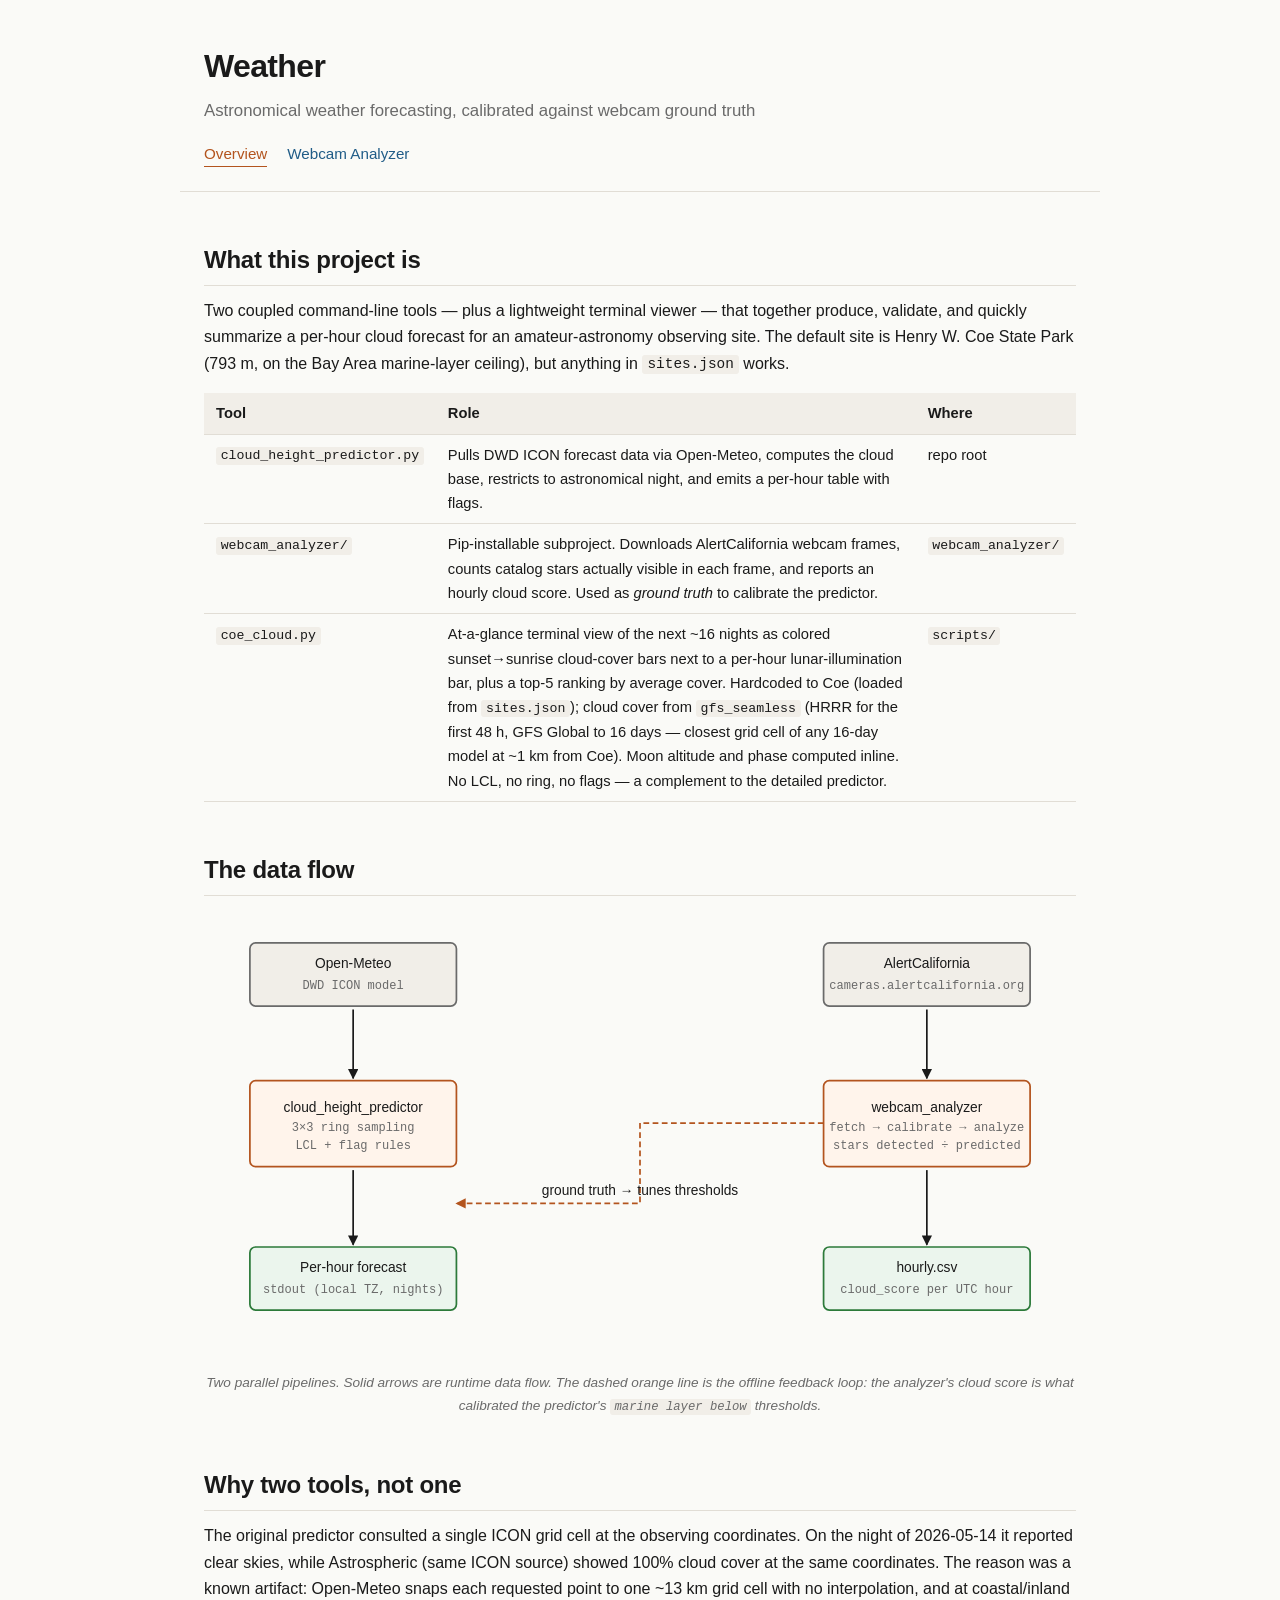
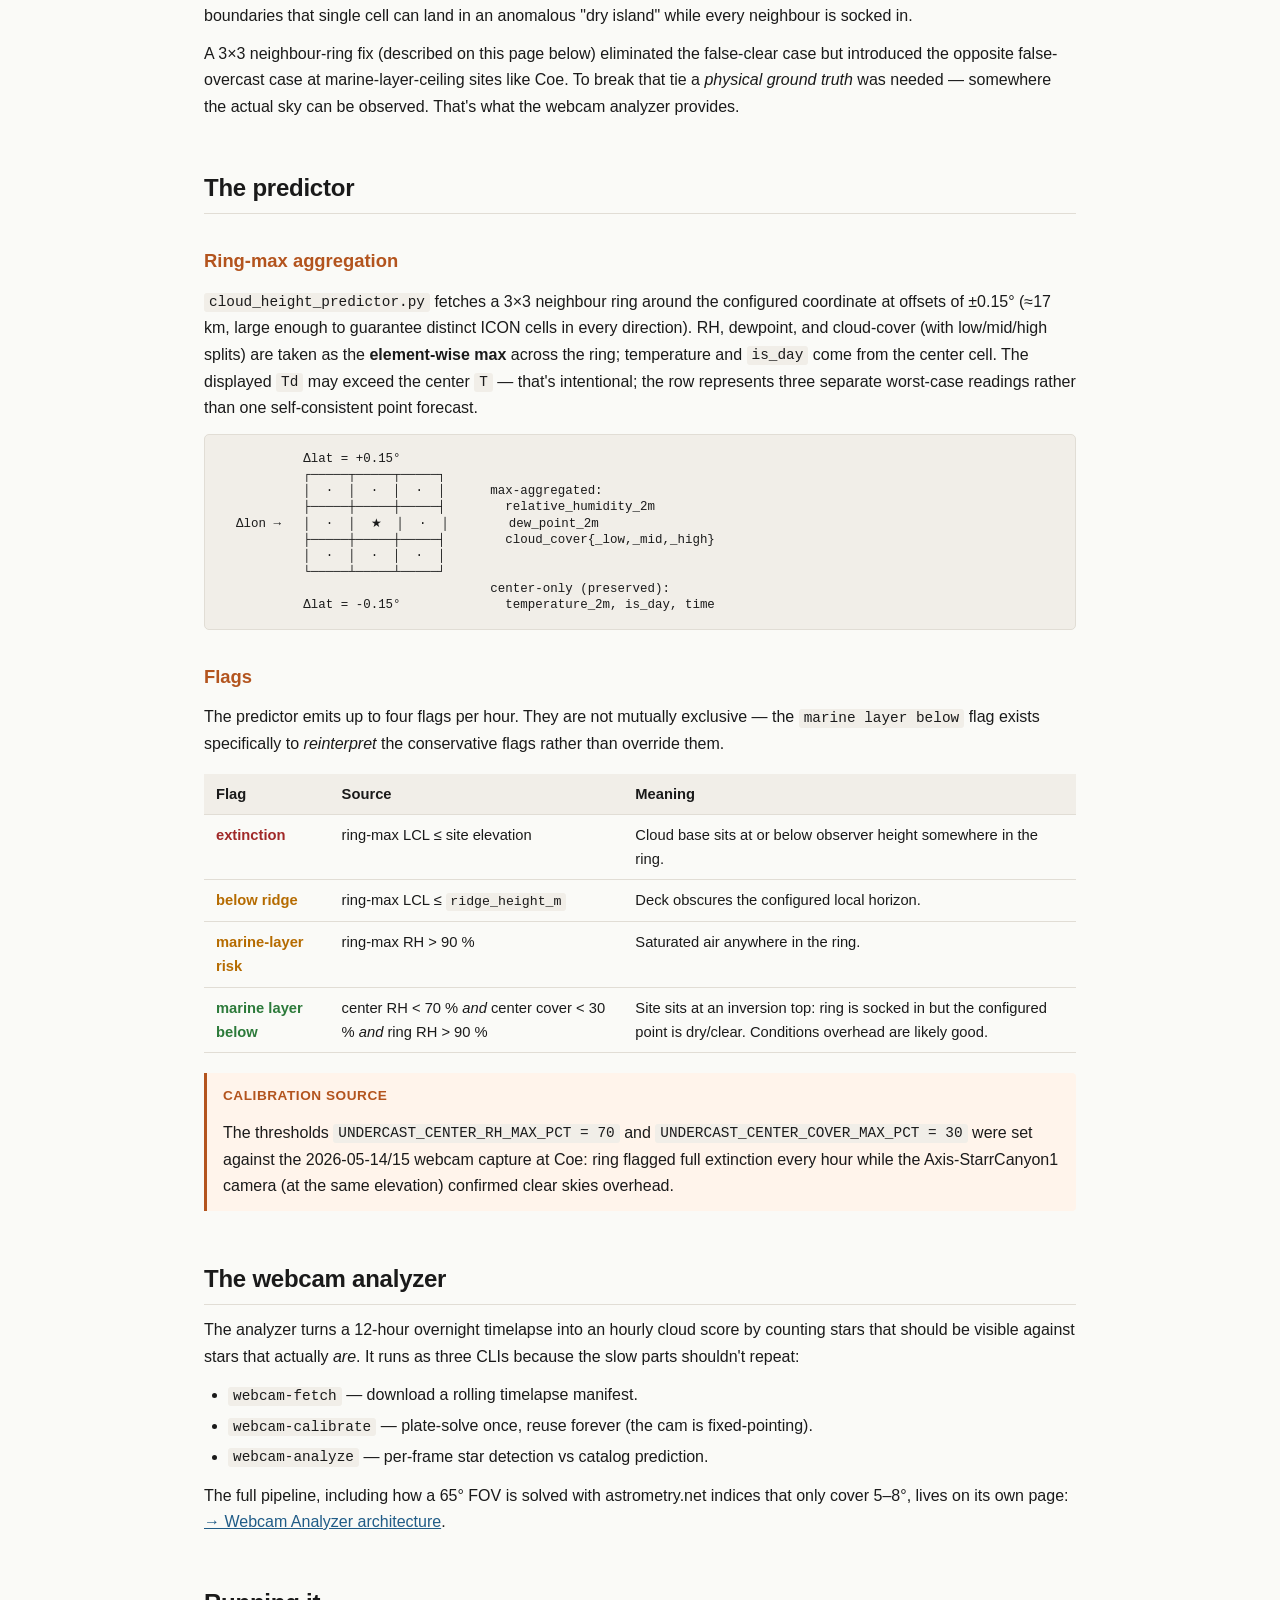
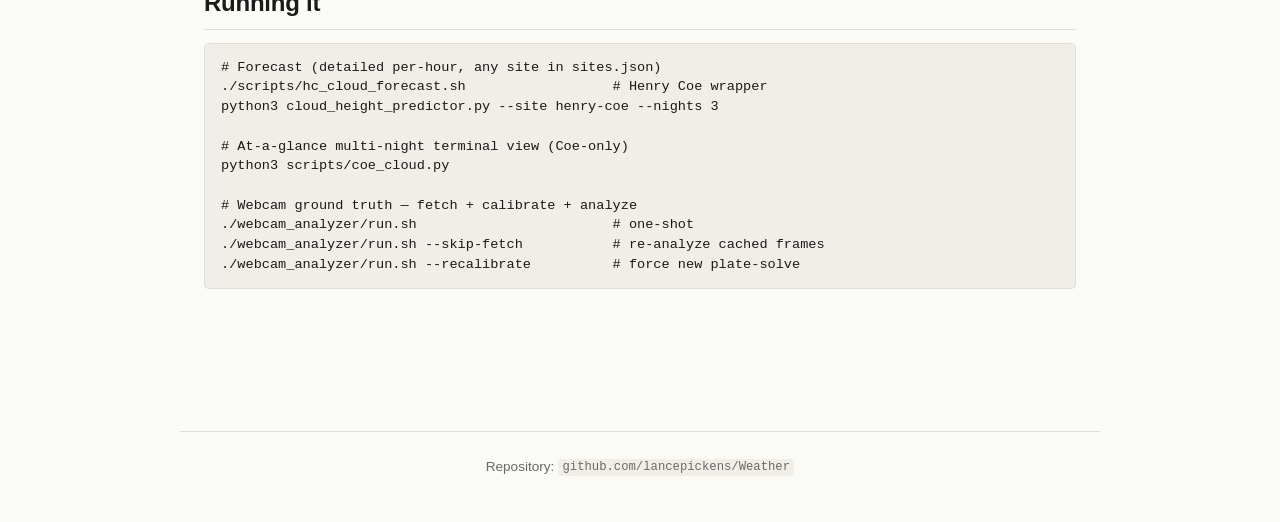
<file: docs/index.html>
<!DOCTYPE html>
<html lang="en">
<head>
  <meta charset="UTF-8">
  <meta name="viewport" content="width=device-width, initial-scale=1">
  <title>Weather — Project Architecture</title>
  <link rel="stylesheet" href="style.css">
</head>
<body>
  <header>
    <h1>Weather</h1>
    <p class="subtitle">Astronomical weather forecasting, calibrated against webcam ground truth</p>
    <nav>
      <a href="index.html" class="active">Overview</a>
      <a href="webcam_analyzer.html">Webcam Analyzer</a>
    </nav>
  </header>

  <main>
    <h2>What this project is</h2>
    <p>
      Two coupled command-line tools — plus a lightweight terminal viewer —
      that together produce, validate, and quickly summarize a per-hour
      cloud forecast for an amateur-astronomy observing site. The default
      site is Henry W. Coe State Park (793&nbsp;m, on the Bay Area
      marine-layer ceiling), but anything in <code>sites.json</code> works.
    </p>

    <table>
      <thead>
        <tr><th>Tool</th><th>Role</th><th>Where</th></tr>
      </thead>
      <tbody>
        <tr>
          <td><code>cloud_height_predictor.py</code></td>
          <td>Pulls DWD ICON forecast data via Open-Meteo, computes the
              cloud base, restricts to astronomical night, and emits a
              per-hour table with flags.</td>
          <td>repo root</td>
        </tr>
        <tr>
          <td><code>webcam_analyzer/</code></td>
          <td>Pip-installable subproject. Downloads AlertCalifornia
              webcam frames, counts catalog stars actually visible in
              each frame, and reports an hourly cloud score. Used as
              <em>ground truth</em> to calibrate the predictor.</td>
          <td><code>webcam_analyzer/</code></td>
        </tr>
        <tr>
          <td><code>coe_cloud.py</code></td>
          <td>At-a-glance terminal view of the next ~16 nights as
              colored sunset→sunrise cloud-cover bars next to a
              per-hour lunar-illumination bar, plus a top-5 ranking
              by average cover. Hardcoded to Coe (loaded from
              <code>sites.json</code>); cloud cover from
              <code>gfs_seamless</code> (HRRR for the first 48 h,
              GFS Global to 16 days — closest grid cell of any
              16-day model at ~1 km from Coe). Moon altitude and
              phase computed inline. No LCL, no ring, no flags —
              a complement to the detailed predictor.</td>
          <td><code>scripts/</code></td>
        </tr>
      </tbody>
    </table>

    <h2>The data flow</h2>
    <figure>
      <svg viewBox="0 0 760 380" xmlns="http://www.w3.org/2000/svg" role="img" aria-label="High-level data flow diagram">
        <defs>
          <marker id="arrow" viewBox="0 0 10 10" refX="9" refY="5" markerWidth="6" markerHeight="6" orient="auto-start-reverse">
            <path d="M0,0 L10,5 L0,10 z" fill="#1a1a1a"/>
          </marker>
          <marker id="arrow-accent" viewBox="0 0 10 10" refX="9" refY="5" markerWidth="6" markerHeight="6" orient="auto-start-reverse">
            <path d="M0,0 L10,5 L0,10 z" fill="#b3541e"/>
          </marker>
        </defs>
        <style>
          .lbl { font: 12px -apple-system, "SF Pro Text", sans-serif; fill: #1a1a1a; }
          .lbl-sm { font: 10.5px "SF Mono", Menlo, monospace; fill: #6a6a6a; }
          .box  { fill: #fff4eb; stroke: #b3541e; stroke-width: 1.5; rx: 5; }
          .box-ext { fill: #f1eee8; stroke: #6a6a6a; stroke-width: 1.5; rx: 5; }
          .box-out { fill: #ebf5ed; stroke: #2c7a3a; stroke-width: 1.5; rx: 5; }
          .line { stroke: #1a1a1a; stroke-width: 1.5; fill: none; }
          .line-accent { stroke: #b3541e; stroke-width: 1.5; stroke-dasharray: 5,3; fill: none; }
        </style>

        <!-- Top row: external data sources -->
        <rect class="box-ext" x="40"  y="20" width="180" height="55"/>
        <text class="lbl" x="130" y="42" text-anchor="middle">Open-Meteo</text>
        <text class="lbl-sm" x="130" y="60" text-anchor="middle">DWD ICON model</text>

        <rect class="box-ext" x="540" y="20" width="180" height="55"/>
        <text class="lbl" x="630" y="42" text-anchor="middle">AlertCalifornia</text>
        <text class="lbl-sm" x="630" y="60" text-anchor="middle">cameras.alertcalifornia.org</text>

        <!-- Middle row: tools -->
        <rect class="box" x="40"  y="140" width="180" height="75"/>
        <text class="lbl" x="130" y="167" text-anchor="middle" font-weight="600">cloud_height_predictor</text>
        <text class="lbl-sm" x="130" y="184" text-anchor="middle">3×3 ring sampling</text>
        <text class="lbl-sm" x="130" y="200" text-anchor="middle">LCL + flag rules</text>

        <rect class="box" x="540" y="140" width="180" height="75"/>
        <text class="lbl" x="630" y="167" text-anchor="middle" font-weight="600">webcam_analyzer</text>
        <text class="lbl-sm" x="630" y="184" text-anchor="middle">fetch → calibrate → analyze</text>
        <text class="lbl-sm" x="630" y="200" text-anchor="middle">stars detected ÷ predicted</text>

        <!-- Bottom row: outputs -->
        <rect class="box-out" x="40"  y="285" width="180" height="55"/>
        <text class="lbl" x="130" y="307" text-anchor="middle">Per-hour forecast</text>
        <text class="lbl-sm" x="130" y="325" text-anchor="middle">stdout (local TZ, nights)</text>

        <rect class="box-out" x="540" y="285" width="180" height="55"/>
        <text class="lbl" x="630" y="307" text-anchor="middle">hourly.csv</text>
        <text class="lbl-sm" x="630" y="325" text-anchor="middle">cloud_score per UTC hour</text>

        <!-- Vertical arrows -->
        <line class="line" x1="130" y1="78"  x2="130" y2="138" marker-end="url(#arrow)"/>
        <line class="line" x1="130" y1="218" x2="130" y2="283" marker-end="url(#arrow)"/>
        <line class="line" x1="630" y1="78"  x2="630" y2="138" marker-end="url(#arrow)"/>
        <line class="line" x1="630" y1="218" x2="630" y2="283" marker-end="url(#arrow)"/>

        <!-- Feedback arrow: analyzer → predictor calibration -->
        <path class="line-accent"
              d="M 540 177 L 380 177 L 380 247 L 220 247"
              marker-end="url(#arrow-accent)"/>
        <text class="lbl" x="380" y="240" text-anchor="middle" fill="#b3541e" font-style="italic">
          ground truth → tunes thresholds
        </text>
      </svg>
      <figcaption>Two parallel pipelines. Solid arrows are runtime data flow.
        The dashed orange line is the offline feedback loop: the analyzer's
        cloud score is what calibrated the predictor's <code>marine layer below</code> thresholds.</figcaption>
    </figure>

    <h2>Why two tools, not one</h2>
    <p>
      The original predictor consulted a single ICON grid cell at the
      observing coordinates. On the night of 2026-05-14 it reported clear
      skies, while Astrospheric (same ICON source) showed 100% cloud cover
      at the same coordinates. The reason was a known artifact: Open-Meteo
      snaps each requested point to one ~13 km grid cell with no
      interpolation, and at coastal/inland boundaries that single cell can
      land in an anomalous "dry island" while every neighbour is socked in.
    </p>
    <p>
      A 3×3 neighbour-ring fix (described on this page below) eliminated
      the false-clear case but introduced the opposite false-overcast case
      at marine-layer-ceiling sites like Coe. To break that tie a
      <em>physical ground truth</em> was needed — somewhere the actual sky
      can be observed. That's what the webcam analyzer provides.
    </p>

    <h2>The predictor</h2>

    <h3>Ring-max aggregation</h3>
    <p>
      <code>cloud_height_predictor.py</code> fetches a 3×3 neighbour ring
      around the configured coordinate at offsets of ±0.15° (≈17 km, large
      enough to guarantee distinct ICON cells in every direction). RH,
      dewpoint, and cloud-cover (with low/mid/high splits) are taken as
      the <strong>element-wise max</strong> across the ring; temperature
      and <code>is_day</code> come from the center cell. The displayed
      <code>Td</code> may exceed the center <code>T</code> — that's
      intentional; the row represents three separate worst-case readings
      rather than one self-consistent point forecast.
    </p>

    <div class="ascii">           Δlat = +0.15°
           ┌─────┬─────┬─────┐
           │  ·  │  ·  │  ·  │      max-aggregated:
           ├─────┼─────┼─────┤        relative_humidity_2m
  Δlon →   │  ·  │  ★  │  ·  │        dew_point_2m
           ├─────┼─────┼─────┤        cloud_cover{_low,_mid,_high}
           │  ·  │  ·  │  ·  │
           └─────┴─────┴─────┘
                                    center-only (preserved):
           Δlat = -0.15°              temperature_2m, is_day, time</div>

    <h3>Flags</h3>
    <p>The predictor emits up to four flags per hour. They are not
       mutually exclusive — the <code>marine layer below</code> flag
       exists specifically to <em>reinterpret</em> the conservative
       flags rather than override them.</p>

    <table>
      <thead>
        <tr><th>Flag</th><th>Source</th><th>Meaning</th></tr>
      </thead>
      <tbody>
        <tr>
          <td><span class="flag-bad">extinction</span></td>
          <td>ring-max LCL ≤ site elevation</td>
          <td>Cloud base sits at or below observer height somewhere in the ring.</td>
        </tr>
        <tr>
          <td><span class="flag-warn">below ridge</span></td>
          <td>ring-max LCL ≤ <code>ridge_height_m</code></td>
          <td>Deck obscures the configured local horizon.</td>
        </tr>
        <tr>
          <td><span class="flag-warn">marine-layer risk</span></td>
          <td>ring-max RH &gt; 90 %</td>
          <td>Saturated air anywhere in the ring.</td>
        </tr>
        <tr>
          <td><span class="flag-good">marine layer below</span></td>
          <td>center RH &lt; 70 %  <em>and</em>  center cover &lt; 30 %  <em>and</em>  ring RH &gt; 90 %</td>
          <td>Site sits at an inversion top: ring is socked in but the configured point is dry/clear.
              Conditions overhead are likely good.</td>
        </tr>
      </tbody>
    </table>

    <div class="callout">
      <div class="callout-title">Calibration source</div>
      <p>The thresholds <code>UNDERCAST_CENTER_RH_MAX_PCT = 70</code> and
         <code>UNDERCAST_CENTER_COVER_MAX_PCT = 30</code> were set against
         the 2026-05-14/15 webcam capture at Coe: ring flagged full
         extinction every hour while the Axis-StarrCanyon1 camera (at the
         same elevation) confirmed clear skies overhead.</p>
    </div>

    <h2>The webcam analyzer</h2>
    <p>The analyzer turns a 12-hour overnight timelapse into an hourly
       cloud score by counting stars that should be visible against stars
       that actually <em>are</em>. It runs as three CLIs because the slow
       parts shouldn't repeat:</p>

    <ul>
      <li><code>webcam-fetch</code> — download a rolling timelapse manifest.</li>
      <li><code>webcam-calibrate</code> — plate-solve once, reuse forever (the cam is fixed-pointing).</li>
      <li><code>webcam-analyze</code> — per-frame star detection vs catalog prediction.</li>
    </ul>

    <p>The full pipeline, including how a 65° FOV is solved with
       astrometry.net indices that only cover 5–8°, lives on its own
       page:
       <a href="webcam_analyzer.html">→ Webcam Analyzer architecture</a>.</p>

    <h2>Running it</h2>
    <pre><code># Forecast (detailed per-hour, any site in sites.json)
./scripts/hc_cloud_forecast.sh                  # Henry Coe wrapper
python3 cloud_height_predictor.py --site henry-coe --nights 3

# At-a-glance multi-night terminal view (Coe-only)
python3 scripts/coe_cloud.py

# Webcam ground truth — fetch + calibrate + analyze
./webcam_analyzer/run.sh                        # one-shot
./webcam_analyzer/run.sh --skip-fetch           # re-analyze cached frames
./webcam_analyzer/run.sh --recalibrate          # force new plate-solve</code></pre>
  </main>

  <footer>
    Repository: <code>github.com/lancepickens/Weather</code>
  </footer>
</body>
</html>
</file>
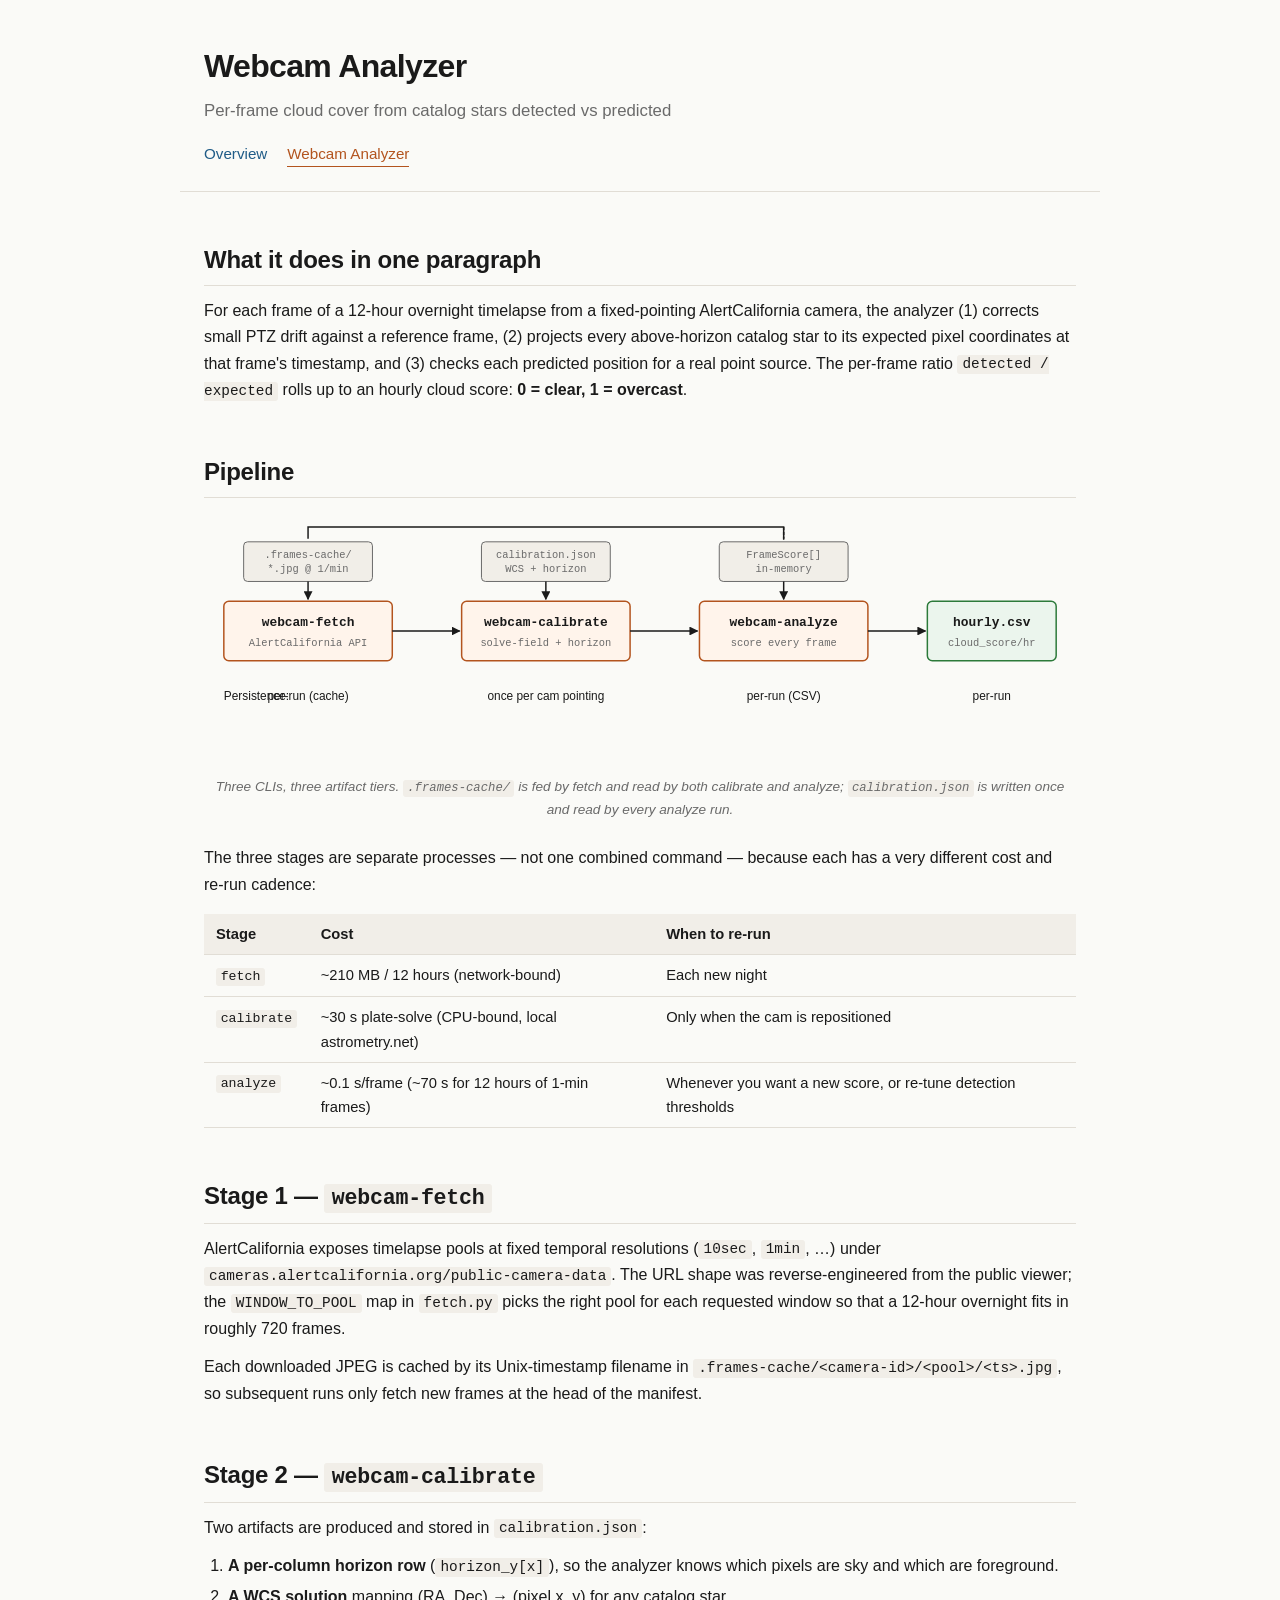
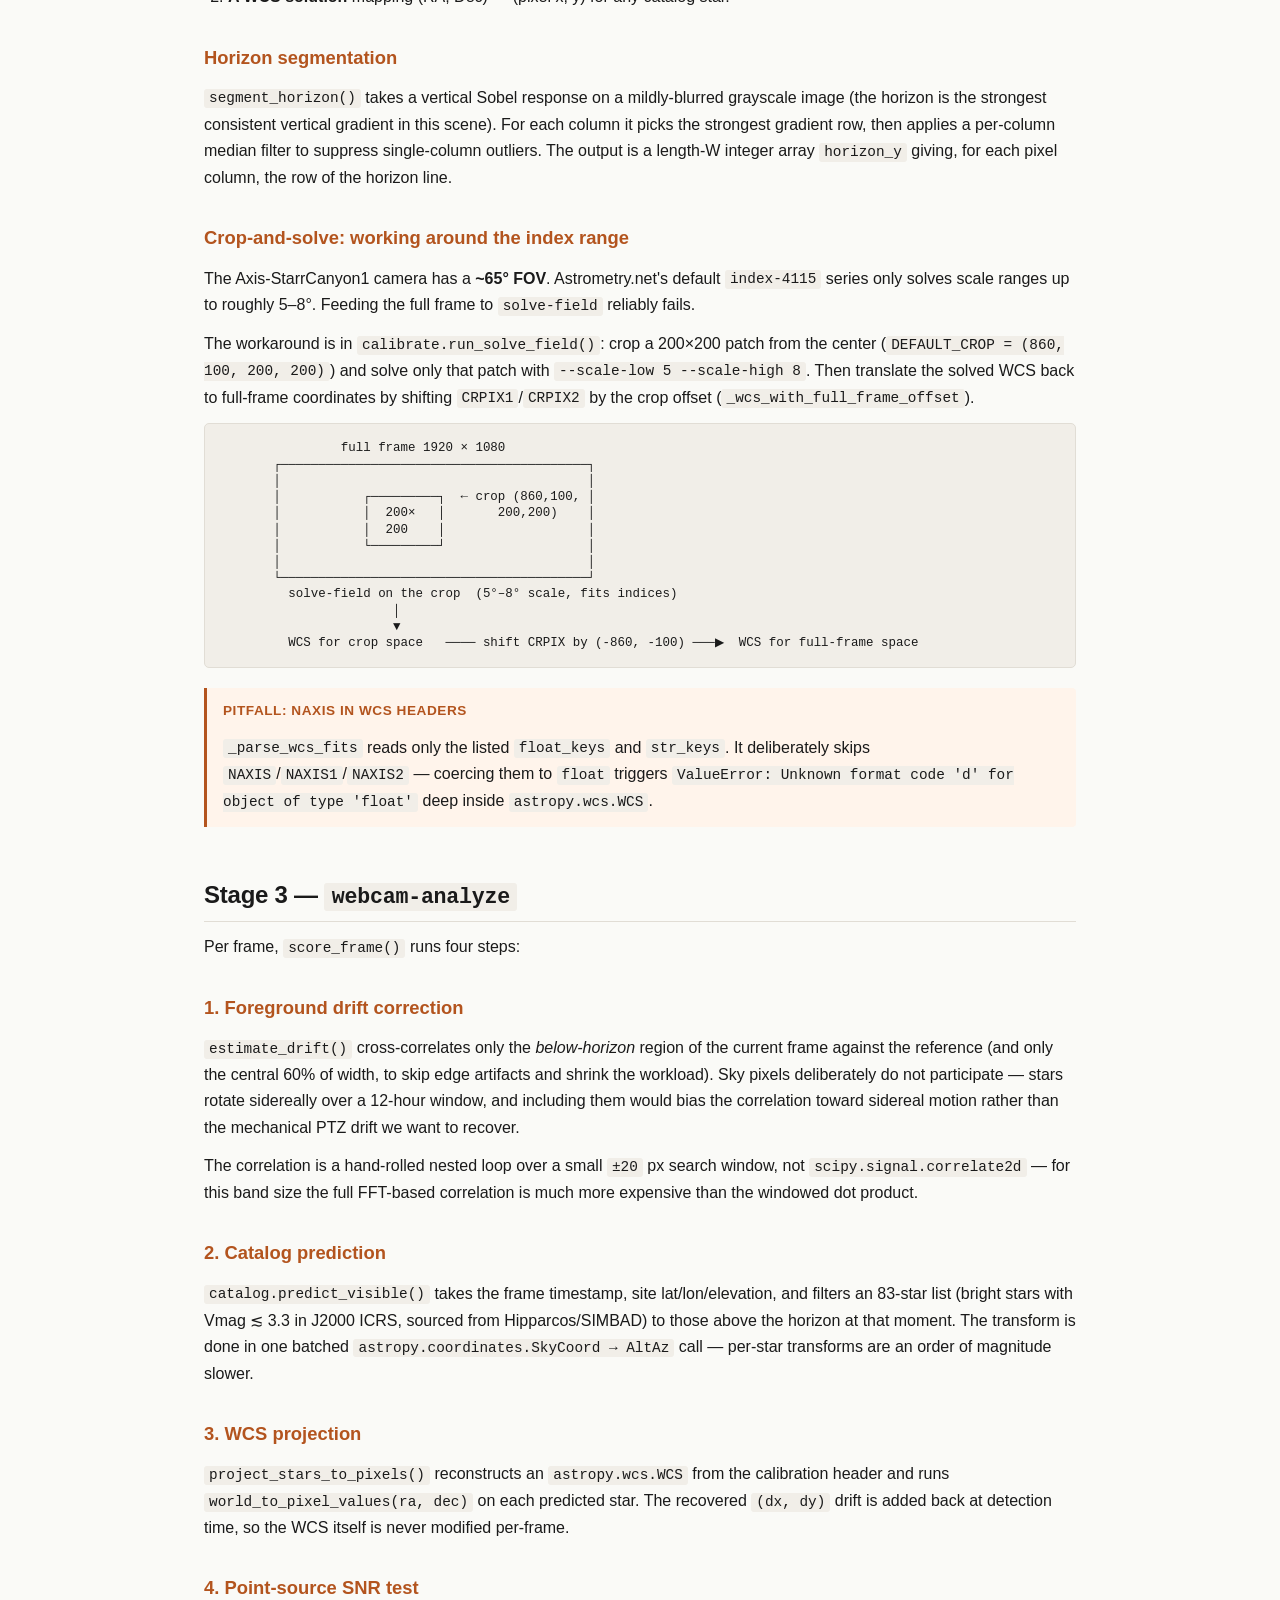
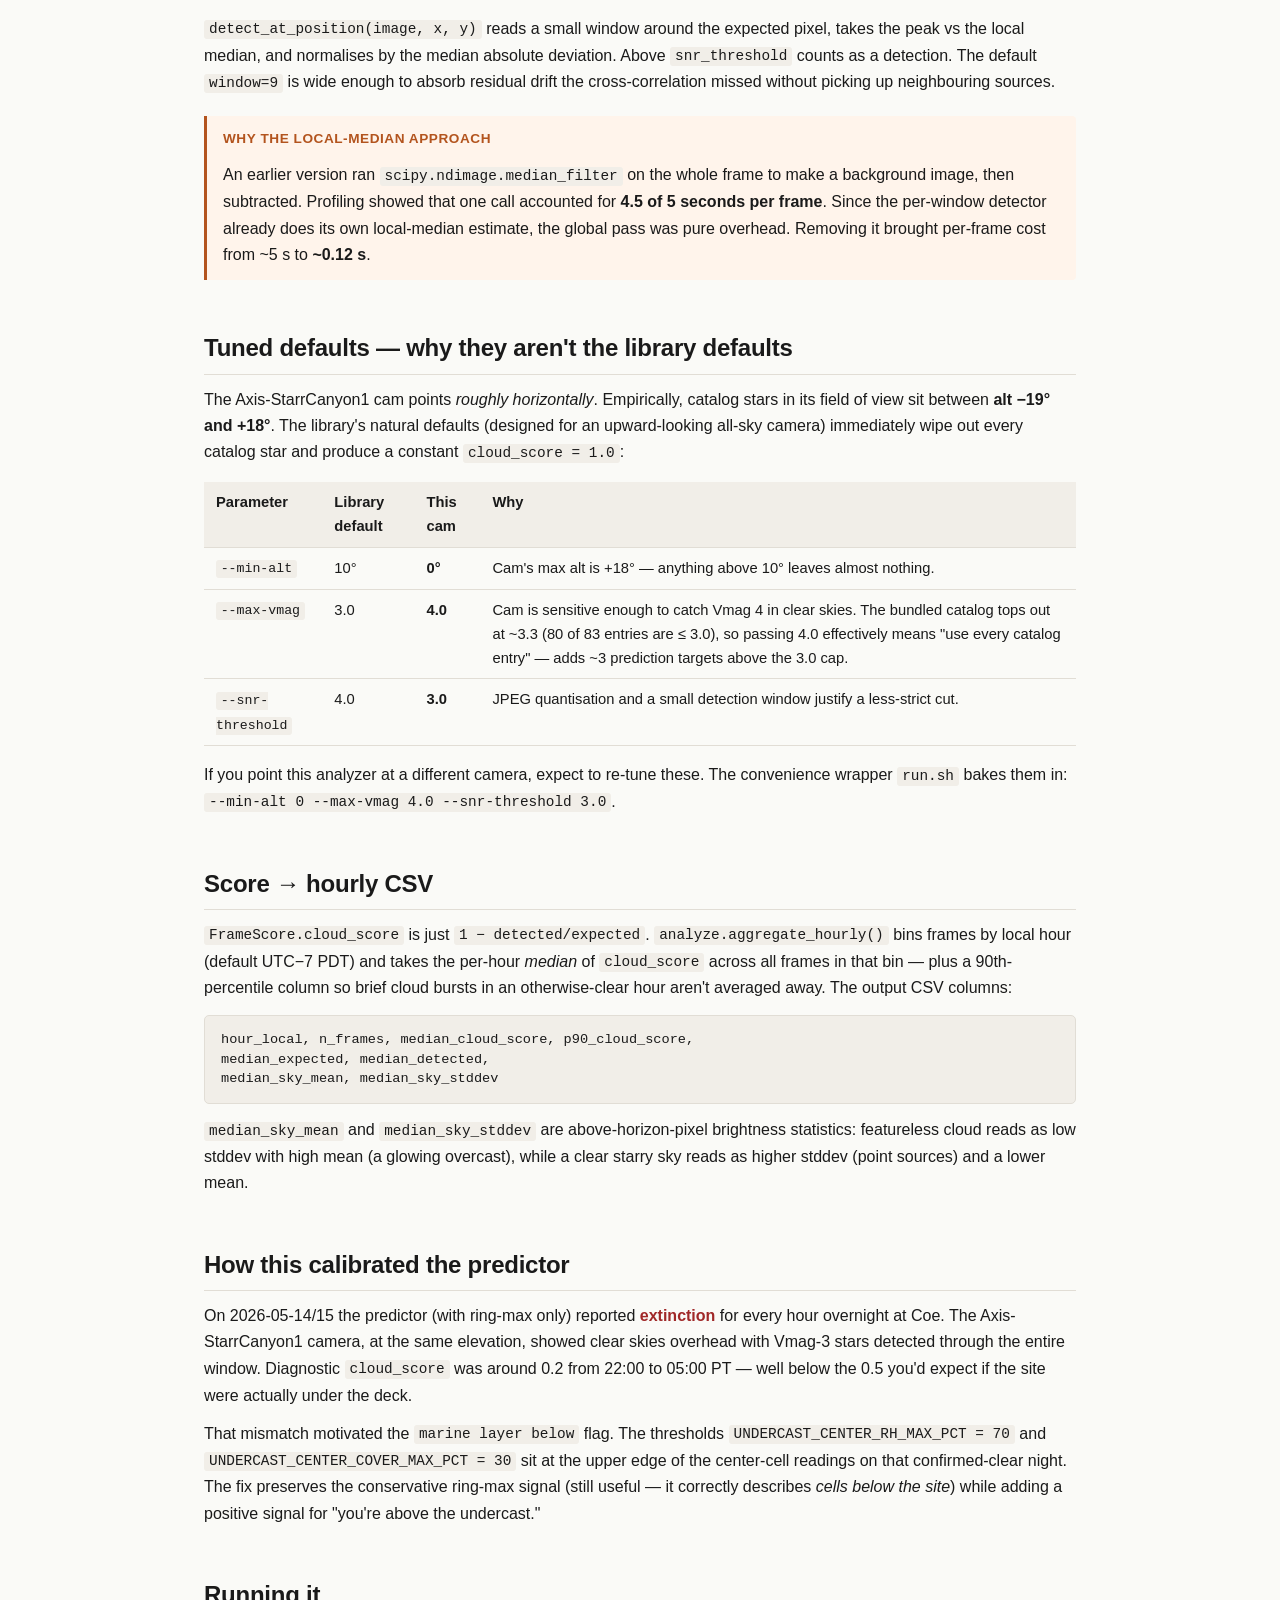
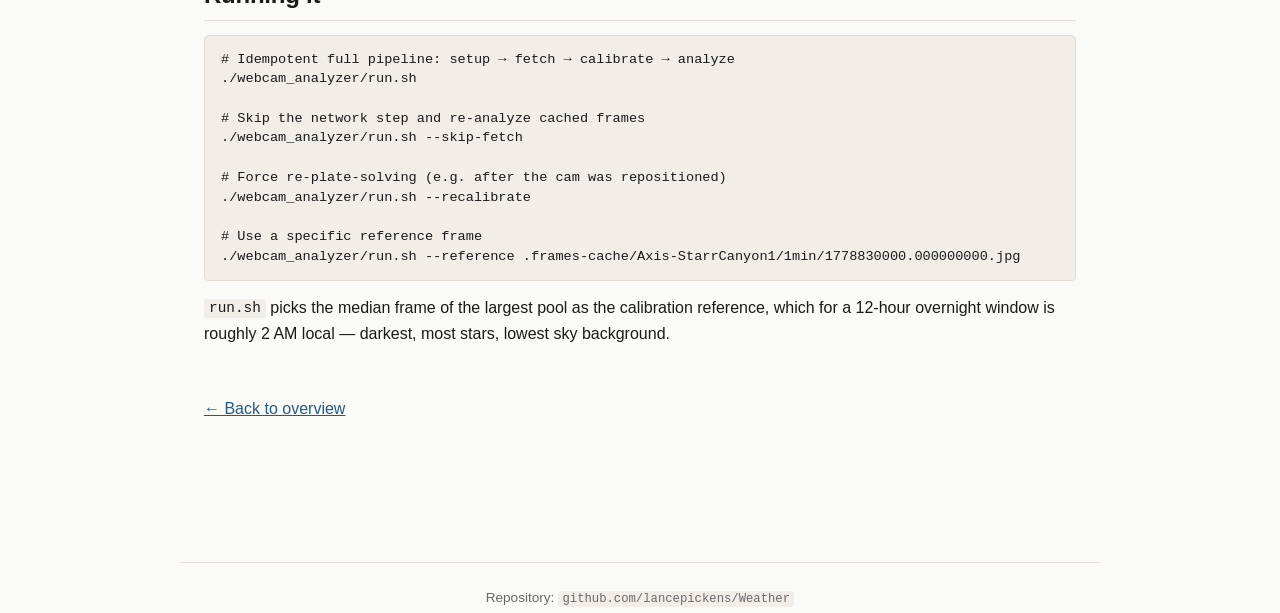
<file: docs/webcam_analyzer.html>
<!DOCTYPE html>
<html lang="en">
<head>
  <meta charset="UTF-8">
  <meta name="viewport" content="width=device-width, initial-scale=1">
  <title>Webcam Analyzer — Architecture</title>
  <link rel="stylesheet" href="style.css">
</head>
<body>
  <header>
    <h1>Webcam Analyzer</h1>
    <p class="subtitle">Per-frame cloud cover from catalog stars detected vs predicted</p>
    <nav>
      <a href="index.html">Overview</a>
      <a href="webcam_analyzer.html" class="active">Webcam Analyzer</a>
    </nav>
  </header>

  <main>
    <h2>What it does in one paragraph</h2>
    <p>
      For each frame of a 12-hour overnight timelapse from a fixed-pointing
      AlertCalifornia camera, the analyzer (1) corrects small PTZ drift
      against a reference frame, (2) projects every above-horizon catalog
      star to its expected pixel coordinates at that frame's timestamp,
      and (3) checks each predicted position for a real point source.
      The per-frame ratio <code>detected / expected</code> rolls up to an
      hourly cloud score: <strong>0 = clear, 1 = overcast</strong>.
    </p>

    <h2>Pipeline</h2>
    <figure>
      <svg viewBox="0 0 880 240" xmlns="http://www.w3.org/2000/svg" role="img" aria-label="Webcam analyzer pipeline">
        <defs>
          <marker id="arrow2" viewBox="0 0 10 10" refX="9" refY="5" markerWidth="6" markerHeight="6" orient="auto-start-reverse">
            <path d="M0,0 L10,5 L0,10 z" fill="#1a1a1a"/>
          </marker>
        </defs>
        <style>
          .lbl { font: 12px -apple-system, "SF Pro Text", sans-serif; fill: #1a1a1a; }
          .lbl-sm { font: 10.5px "SF Mono", Menlo, monospace; fill: #6a6a6a; }
          .lbl-stage { font: 13px "SF Mono", Menlo, monospace; fill: #1a1a1a; font-weight: 600; }
          .box  { fill: #fff4eb; stroke: #b3541e; stroke-width: 1.5; rx: 5; }
          .box-art { fill: #f1eee8; stroke: #6a6a6a; stroke-width: 1; rx: 4; }
          .box-out { fill: #ebf5ed; stroke: #2c7a3a; stroke-width: 1.5; rx: 5; }
          .line { stroke: #1a1a1a; stroke-width: 1.5; fill: none; }
        </style>

        <!-- Stage boxes -->
        <rect class="box" x="20"  y="80" width="170" height="60"/>
        <text class="lbl-stage" x="105" y="105" text-anchor="middle">webcam-fetch</text>
        <text class="lbl-sm" x="105" y="125" text-anchor="middle">AlertCalifornia API</text>

        <rect class="box" x="260" y="80" width="170" height="60"/>
        <text class="lbl-stage" x="345" y="105" text-anchor="middle">webcam-calibrate</text>
        <text class="lbl-sm" x="345" y="125" text-anchor="middle">solve-field + horizon</text>

        <rect class="box" x="500" y="80" width="170" height="60"/>
        <text class="lbl-stage" x="585" y="105" text-anchor="middle">webcam-analyze</text>
        <text class="lbl-sm" x="585" y="125" text-anchor="middle">score every frame</text>

        <!-- Output -->
        <rect class="box-out" x="730" y="80" width="130" height="60"/>
        <text class="lbl-stage" x="795" y="105" text-anchor="middle" font-size="12">hourly.csv</text>
        <text class="lbl-sm" x="795" y="125" text-anchor="middle">cloud_score/hr</text>

        <!-- Artifacts above stages -->
        <rect class="box-art" x="40"  y="20" width="130" height="40"/>
        <text class="lbl-sm" x="105" y="36" text-anchor="middle" fill="#1a1a1a">.frames-cache/</text>
        <text class="lbl-sm" x="105" y="50" text-anchor="middle">*.jpg @ 1/min</text>

        <rect class="box-art" x="280" y="20" width="130" height="40"/>
        <text class="lbl-sm" x="345" y="36" text-anchor="middle" fill="#1a1a1a">calibration.json</text>
        <text class="lbl-sm" x="345" y="50" text-anchor="middle">WCS + horizon</text>

        <rect class="box-art" x="520" y="20" width="130" height="40"/>
        <text class="lbl-sm" x="585" y="36" text-anchor="middle" fill="#1a1a1a">FrameScore[]</text>
        <text class="lbl-sm" x="585" y="50" text-anchor="middle">in-memory</text>

        <!-- Horizontal arrows between stages -->
        <line class="line" x1="190" y1="110" x2="258" y2="110" marker-end="url(#arrow2)"/>
        <line class="line" x1="430" y1="110" x2="498" y2="110" marker-end="url(#arrow2)"/>
        <line class="line" x1="670" y1="110" x2="728" y2="110" marker-end="url(#arrow2)"/>

        <!-- Artifact arrows (down into stages) -->
        <line class="line" x1="105" y1="60" x2="105" y2="78" marker-end="url(#arrow2)"/>
        <line class="line" x1="345" y1="60" x2="345" y2="78" marker-end="url(#arrow2)"/>
        <line class="line" x1="585" y1="60" x2="585" y2="78" marker-end="url(#arrow2)"/>

        <!-- frames-cache is also read by analyze: -->
        <path class="line" d="M 105 17 L 105 5 L 585 5 L 585 17"/>
        <line class="line" x1="585" y1="5" x2="585" y2="20" stroke-dasharray="3,2"/>

        <!-- Persistence row -->
        <text class="lbl" x="20" y="180" font-size="11" fill="#6a6a6a">Persistence:</text>
        <text class="lbl" x="105" y="180" text-anchor="middle" font-size="11" fill="#6a6a6a">per-run (cache)</text>
        <text class="lbl" x="345" y="180" text-anchor="middle" font-size="11" fill="#6a6a6a">once per cam pointing</text>
        <text class="lbl" x="585" y="180" text-anchor="middle" font-size="11" fill="#6a6a6a">per-run (CSV)</text>
        <text class="lbl" x="795" y="180" text-anchor="middle" font-size="11" fill="#6a6a6a">per-run</text>
      </svg>
      <figcaption>Three CLIs, three artifact tiers. <code>.frames-cache/</code> is fed by fetch and read by both calibrate and analyze; <code>calibration.json</code> is written once and read by every analyze run.</figcaption>
    </figure>

    <p>The three stages are separate processes — not one combined command —
       because each has a very different cost and re-run cadence:</p>

    <table>
      <thead>
        <tr><th>Stage</th><th>Cost</th><th>When to re-run</th></tr>
      </thead>
      <tbody>
        <tr><td><code>fetch</code></td>     <td>~210 MB / 12 hours (network-bound)</td><td>Each new night</td></tr>
        <tr><td><code>calibrate</code></td> <td>~30 s plate-solve (CPU-bound, local astrometry.net)</td><td>Only when the cam is repositioned</td></tr>
        <tr><td><code>analyze</code></td>   <td>~0.1 s/frame (~70 s for 12 hours of 1-min frames)</td><td>Whenever you want a new score, or re-tune detection thresholds</td></tr>
      </tbody>
    </table>

    <h2>Stage 1 — <code>webcam-fetch</code></h2>
    <p>
      AlertCalifornia exposes timelapse pools at fixed temporal
      resolutions (<code>10sec</code>, <code>1min</code>, …) under
      <code>cameras.alertcalifornia.org/public-camera-data</code>. The URL
      shape was reverse-engineered from the public viewer; the
      <code>WINDOW_TO_POOL</code> map in <code>fetch.py</code> picks the
      right pool for each requested window so that a 12-hour overnight
      fits in roughly 720 frames.
    </p>
    <p>Each downloaded JPEG is cached by its Unix-timestamp filename in
       <code>.frames-cache/&lt;camera-id&gt;/&lt;pool&gt;/&lt;ts&gt;.jpg</code>,
       so subsequent runs only fetch new frames at the head of the manifest.</p>

    <h2>Stage 2 — <code>webcam-calibrate</code></h2>
    <p>Two artifacts are produced and stored in <code>calibration.json</code>:</p>
    <ol>
      <li><strong>A per-column horizon row</strong> (<code>horizon_y[x]</code>),
          so the analyzer knows which pixels are sky and which are foreground.</li>
      <li><strong>A WCS solution</strong> mapping (RA, Dec) → (pixel x, y) for any catalog star.</li>
    </ol>

    <h3>Horizon segmentation</h3>
    <p>
      <code>segment_horizon()</code> takes a vertical Sobel response on a
      mildly-blurred grayscale image (the horizon is the strongest
      consistent vertical gradient in this scene). For each column it
      picks the strongest gradient row, then applies a per-column median
      filter to suppress single-column outliers. The output is a length-W
      integer array <code>horizon_y</code> giving, for each pixel column,
      the row of the horizon line.
    </p>

    <h3>Crop-and-solve: working around the index range</h3>
    <p>
      The Axis-StarrCanyon1 camera has a <strong>~65° FOV</strong>.
      Astrometry.net's default <code>index-4115</code> series only solves
      scale ranges up to roughly 5–8°. Feeding the full frame to
      <code>solve-field</code> reliably fails.
    </p>
    <p>
      The workaround is in <code>calibrate.run_solve_field()</code>:
      crop a 200×200 patch from the center (<code>DEFAULT_CROP = (860, 100, 200, 200)</code>)
      and solve only that patch with <code>--scale-low 5 --scale-high 8</code>.
      Then translate the solved WCS back to full-frame coordinates by
      shifting <code>CRPIX1</code>/<code>CRPIX2</code> by the crop offset
      (<code>_wcs_with_full_frame_offset</code>).
    </p>

    <div class="ascii">                full frame 1920 × 1080
       ┌─────────────────────────────────────────┐
       │                                         │
       │           ┌─────────┐  ← crop (860,100, │
       │           │  200×   │       200,200)    │
       │           │  200    │                   │
       │           └─────────┘                   │
       │                                         │
       └─────────────────────────────────────────┘
         solve-field on the crop  (5°–8° scale, fits indices)
                       │
                       ▼
         WCS for crop space   ──── shift CRPIX by (-860, -100) ───▶  WCS for full-frame space</div>

    <div class="callout">
      <div class="callout-title">Pitfall: NAXIS in WCS headers</div>
      <p>
        <code>_parse_wcs_fits</code> reads only the listed <code>float_keys</code>
        and <code>str_keys</code>. It deliberately skips
        <code>NAXIS</code>/<code>NAXIS1</code>/<code>NAXIS2</code> —
        coercing them to <code>float</code> triggers
        <code>ValueError: Unknown format code 'd' for object of type 'float'</code>
        deep inside <code>astropy.wcs.WCS</code>.
      </p>
    </div>

    <h2>Stage 3 — <code>webcam-analyze</code></h2>
    <p>Per frame, <code>score_frame()</code> runs four steps:</p>

    <h3>1. Foreground drift correction</h3>
    <p>
      <code>estimate_drift()</code> cross-correlates only the
      <em>below-horizon</em> region of the current frame against the
      reference (and only the central 60% of width, to skip edge
      artifacts and shrink the workload). Sky pixels deliberately do not
      participate — stars rotate sidereally over a 12-hour window, and
      including them would bias the correlation toward sidereal motion
      rather than the mechanical PTZ drift we want to recover.
    </p>
    <p>
      The correlation is a hand-rolled nested loop over a small
      <code>±20</code> px search window, not <code>scipy.signal.correlate2d</code>
      — for this band size the full FFT-based correlation is much more
      expensive than the windowed dot product.
    </p>

    <h3>2. Catalog prediction</h3>
    <p>
      <code>catalog.predict_visible()</code> takes the frame timestamp,
      site lat/lon/elevation, and filters an 83-star list (bright stars
      with Vmag ≲ 3.3 in J2000 ICRS, sourced from Hipparcos/SIMBAD) to
      those above the horizon at that moment. The transform is done in
      one batched <code>astropy.coordinates.SkyCoord → AltAz</code>
      call — per-star transforms are an order of magnitude slower.
    </p>

    <h3>3. WCS projection</h3>
    <p>
      <code>project_stars_to_pixels()</code> reconstructs an
      <code>astropy.wcs.WCS</code> from the calibration header and runs
      <code>world_to_pixel_values(ra, dec)</code> on each predicted
      star. The recovered <code>(dx, dy)</code> drift is added back at
      detection time, so the WCS itself is never modified per-frame.
    </p>

    <h3>4. Point-source SNR test</h3>
    <p>
      <code>detect_at_position(image, x, y)</code> reads a small window
      around the expected pixel, takes the peak vs the local median, and
      normalises by the median absolute deviation. Above
      <code>snr_threshold</code> counts as a detection. The default
      <code>window=9</code> is wide enough to absorb residual drift the
      cross-correlation missed without picking up neighbouring sources.
    </p>

    <div class="callout">
      <div class="callout-title">Why the local-median approach</div>
      <p>
        An earlier version ran <code>scipy.ndimage.median_filter</code>
        on the whole frame to make a background image, then subtracted.
        Profiling showed that one call accounted for <strong>4.5 of 5
        seconds per frame</strong>. Since the per-window detector
        already does its own local-median estimate, the global pass was
        pure overhead. Removing it brought per-frame cost from ~5&nbsp;s
        to <strong>~0.12&nbsp;s</strong>.
      </p>
    </div>

    <h2>Tuned defaults — why they aren't the library defaults</h2>
    <p>
      The Axis-StarrCanyon1 cam points <em>roughly horizontally</em>.
      Empirically, catalog stars in its field of view sit between
      <strong>alt −19° and +18°</strong>. The library's natural defaults
      (designed for an upward-looking all-sky camera) immediately wipe
      out every catalog star and produce a constant
      <code>cloud_score = 1.0</code>:
    </p>

    <table>
      <thead>
        <tr><th>Parameter</th><th>Library default</th><th>This cam</th><th>Why</th></tr>
      </thead>
      <tbody>
        <tr><td><code>--min-alt</code></td>       <td>10°</td><td><strong>0°</strong></td>   <td>Cam's max alt is +18° — anything above 10° leaves almost nothing.</td></tr>
        <tr><td><code>--max-vmag</code></td>      <td>3.0</td><td><strong>4.0</strong></td>  <td>Cam is sensitive enough to catch Vmag 4 in clear skies. The bundled catalog tops out at ~3.3 (80 of 83 entries are ≤ 3.0), so passing 4.0 effectively means "use every catalog entry" — adds ~3 prediction targets above the 3.0 cap.</td></tr>
        <tr><td><code>--snr-threshold</code></td> <td>4.0</td><td><strong>3.0</strong></td>  <td>JPEG quantisation and a small detection window justify a less-strict cut.</td></tr>
      </tbody>
    </table>

    <p>
      If you point this analyzer at a different camera, expect to re-tune
      these. The convenience wrapper <code>run.sh</code> bakes them in:
      <code>--min-alt 0 --max-vmag 4.0 --snr-threshold 3.0</code>.
    </p>

    <h2>Score → hourly CSV</h2>
    <p>
      <code>FrameScore.cloud_score</code> is just <code>1 − detected/expected</code>.
      <code>analyze.aggregate_hourly()</code> bins frames by local hour
      (default UTC−7 PDT) and takes the per-hour <em>median</em> of
      <code>cloud_score</code> across all frames in that bin — plus a
      90th-percentile column so brief cloud bursts in an otherwise-clear
      hour aren't averaged away. The output CSV columns:
    </p>
    <pre><code>hour_local, n_frames, median_cloud_score, p90_cloud_score,
median_expected, median_detected,
median_sky_mean, median_sky_stddev</code></pre>
    <p>
      <code>median_sky_mean</code> and <code>median_sky_stddev</code>
      are above-horizon-pixel brightness statistics: featureless cloud
      reads as low stddev with high mean (a glowing overcast), while a
      clear starry sky reads as higher stddev (point sources) and a
      lower mean.
    </p>

    <h2>How this calibrated the predictor</h2>
    <p>
      On 2026-05-14/15 the predictor (with ring-max only) reported
      <span class="flag-bad">extinction</span> for every hour overnight at Coe. The Axis-StarrCanyon1
      camera, at the same elevation, showed clear skies overhead with
      Vmag-3 stars detected through the entire window. Diagnostic
      <code>cloud_score</code> was around 0.2 from 22:00 to 05:00 PT — well
      below the 0.5 you'd expect if the site were actually under the
      deck.
    </p>
    <p>
      That mismatch motivated the <code>marine layer below</code> flag.
      The thresholds <code>UNDERCAST_CENTER_RH_MAX_PCT = 70</code> and
      <code>UNDERCAST_CENTER_COVER_MAX_PCT = 30</code> sit at the upper
      edge of the center-cell readings on that confirmed-clear night.
      The fix preserves the conservative ring-max signal (still useful —
      it correctly describes <em>cells below the site</em>) while adding
      a positive signal for "you're above the undercast."
    </p>

    <h2>Running it</h2>
    <pre><code># Idempotent full pipeline: setup → fetch → calibrate → analyze
./webcam_analyzer/run.sh

# Skip the network step and re-analyze cached frames
./webcam_analyzer/run.sh --skip-fetch

# Force re-plate-solving (e.g. after the cam was repositioned)
./webcam_analyzer/run.sh --recalibrate

# Use a specific reference frame
./webcam_analyzer/run.sh --reference .frames-cache/Axis-StarrCanyon1/1min/1778830000.000000000.jpg</code></pre>

    <p>
      <code>run.sh</code> picks the median frame of the largest pool as
      the calibration reference, which for a 12-hour overnight window is
      roughly 2 AM local — darkest, most stars, lowest sky background.
    </p>

    <p style="margin-top: 3rem;">
      <a href="index.html">← Back to overview</a>
    </p>
  </main>

  <footer>
    Repository: <code>github.com/lancepickens/Weather</code>
  </footer>
</body>
</html>
</file>
<file: docs/style.css>
:root {
  --bg: #fafaf7;
  --fg: #1a1a1a;
  --muted: #6a6a6a;
  --accent: #b3541e;
  --accent-bg: #fff4eb;
  --rule: #e1ddd5;
  --code-bg: #f1eee8;
  --link: #205c87;
  --good: #2c7a3a;
  --warn: #b56b00;
  --bad: #a02828;
}

* { box-sizing: border-box; }

html { background: var(--bg); }

body {
  font-family: -apple-system, BlinkMacSystemFont, "SF Pro Text", "Helvetica Neue",
               "Segoe UI", Roboto, sans-serif;
  font-size: 16px;
  line-height: 1.65;
  color: var(--fg);
  background: var(--bg);
  margin: 0;
  padding: 0;
}

header {
  border-bottom: 1px solid var(--rule);
  padding: 2.5rem 1.5rem 1.5rem;
  max-width: 920px;
  margin: 0 auto;
}

header h1 {
  font-size: 2rem;
  margin: 0;
  letter-spacing: -0.02em;
}

header .subtitle {
  margin: 0.25rem 0 1rem;
  color: var(--muted);
  font-size: 1.05rem;
}

nav {
  display: flex;
  gap: 1.25rem;
  font-size: 0.95rem;
}

nav a {
  color: var(--link);
  text-decoration: none;
  border-bottom: 1px solid transparent;
}

nav a:hover { border-bottom-color: var(--link); }

nav a.active {
  color: var(--accent);
  border-bottom-color: var(--accent);
}

main {
  max-width: 920px;
  margin: 0 auto;
  padding: 2rem 1.5rem 4rem;
}

h2 {
  font-size: 1.5rem;
  margin: 3rem 0 0.75rem;
  letter-spacing: -0.01em;
  border-bottom: 1px solid var(--rule);
  padding-bottom: 0.35rem;
}

h2:first-of-type { margin-top: 1rem; }

h3 {
  font-size: 1.15rem;
  margin: 2rem 0 0.5rem;
  color: var(--accent);
}

p, ul, ol { margin: 0.75rem 0; }

ul, ol { padding-left: 1.5rem; }

li { margin: 0.25rem 0; }

a { color: var(--link); }

code {
  font-family: "SF Mono", Menlo, Consolas, monospace;
  font-size: 0.9em;
  background: var(--code-bg);
  padding: 0.1em 0.35em;
  border-radius: 3px;
}

pre {
  background: var(--code-bg);
  padding: 0.85rem 1rem;
  border-radius: 5px;
  overflow-x: auto;
  font-size: 0.85rem;
  line-height: 1.45;
  border: 1px solid var(--rule);
}

pre code {
  background: none;
  padding: 0;
  font-size: inherit;
}

table {
  border-collapse: collapse;
  margin: 1rem 0;
  font-size: 0.92rem;
  width: 100%;
}

th, td {
  text-align: left;
  padding: 0.5rem 0.75rem;
  border-bottom: 1px solid var(--rule);
  vertical-align: top;
}

th {
  background: var(--code-bg);
  font-weight: 600;
}

.callout {
  background: var(--accent-bg);
  border-left: 3px solid var(--accent);
  padding: 0.75rem 1rem;
  margin: 1.25rem 0;
  border-radius: 0 4px 4px 0;
}

.callout p:first-child { margin-top: 0; }
.callout p:last-child { margin-bottom: 0; }

.callout-title {
  font-weight: 600;
  color: var(--accent);
  font-size: 0.85rem;
  letter-spacing: 0.04em;
  text-transform: uppercase;
  margin-bottom: 0.25rem;
}

figure {
  margin: 1.5rem 0;
  text-align: center;
}

figure svg {
  max-width: 100%;
  height: auto;
}

figcaption {
  font-size: 0.85rem;
  color: var(--muted);
  margin-top: 0.5rem;
  font-style: italic;
}

.flag-good { color: var(--good); font-weight: 600; }
.flag-warn { color: var(--warn); font-weight: 600; }
.flag-bad  { color: var(--bad);  font-weight: 600; }

footer {
  border-top: 1px solid var(--rule);
  margin-top: 4rem;
  padding: 1.5rem;
  text-align: center;
  font-size: 0.85rem;
  color: var(--muted);
  max-width: 920px;
  margin-left: auto;
  margin-right: auto;
}

/* Pipeline diagram blocks */
.stage {
  display: inline-block;
  padding: 0.4rem 0.8rem;
  border: 1.5px solid var(--accent);
  background: var(--accent-bg);
  border-radius: 4px;
  font-family: "SF Mono", Menlo, monospace;
  font-size: 0.85rem;
}

.stage-input  { border-color: var(--muted); background: var(--code-bg); }
.stage-output { border-color: var(--good);  background: #ebf5ed; }

/* ASCII art container */
.ascii {
  font-family: "SF Mono", Menlo, monospace;
  font-size: 0.78rem;
  line-height: 1.3;
  white-space: pre;
  background: var(--code-bg);
  padding: 1rem;
  border-radius: 5px;
  border: 1px solid var(--rule);
  overflow-x: auto;
}
</file>
